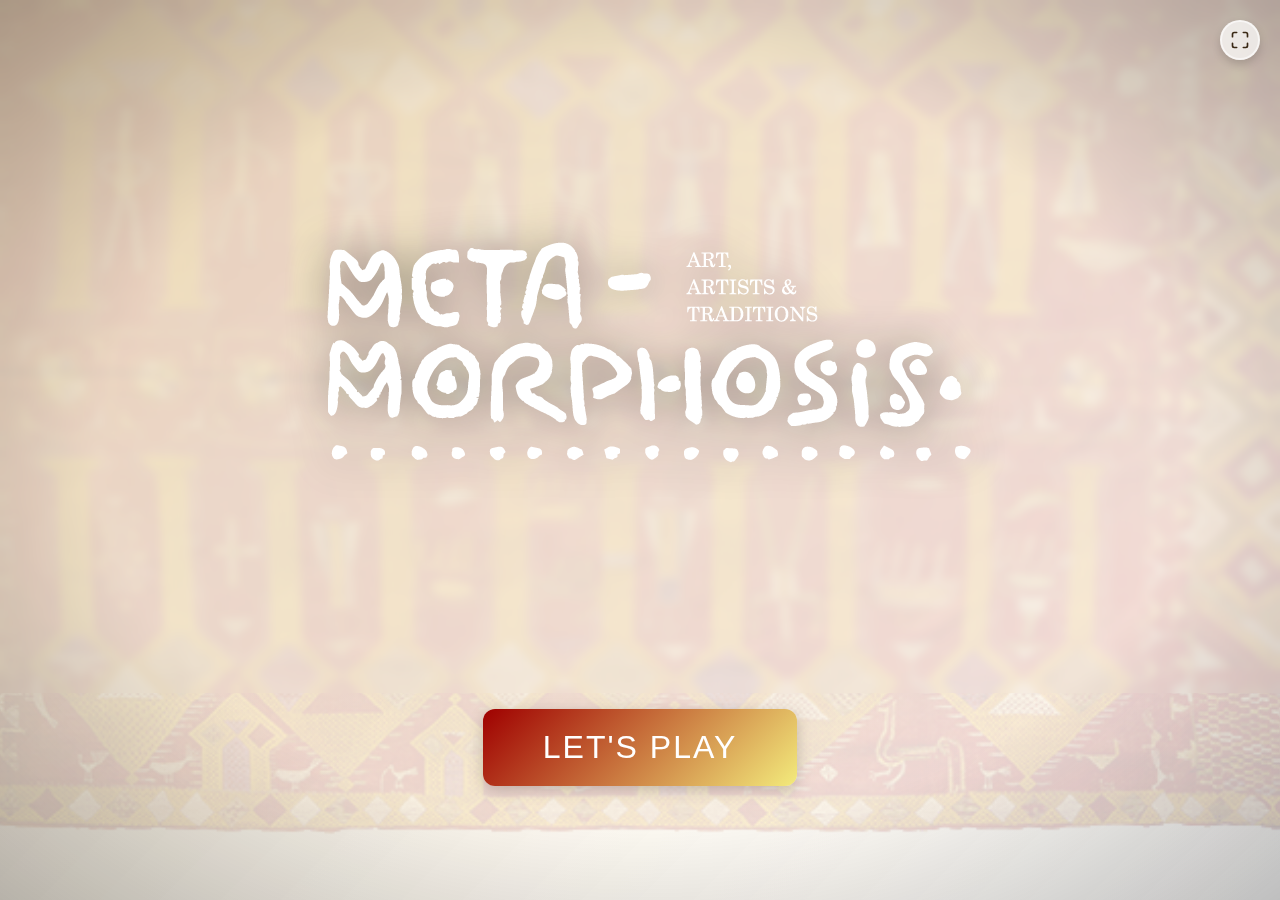
<file: index.html>
<!DOCTYPE html>
<html lang="en">
<head>
    <meta charset="UTF-8">
    <meta name="viewport" content="width=device-width, initial-scale=1.0">
    <title>Museum Quiz</title>
    <link rel="stylesheet" href="style.css">
</head>
<body>
    <!-- Add fullscreen button -->
    <button id="fullscreen-toggle" class="fullscreen-btn" aria-label="Toggle fullscreen">
        <svg xmlns="http://www.w3.org/2000/svg" width="24" height="24" viewBox="0 0 24 24" fill="none" stroke="currentColor" stroke-width="2" stroke-linecap="round" stroke-linejoin="round">
            <path d="M8 3H5a2 2 0 0 0-2 2v3m18 0V5a2 2 0 0 0-2-2h-3m0 18h3a2 2 0 0 0 2-2v-3M3 16v3a2 2 0 0 0 2 2h3"></path>
        </svg>
    </button>

    <!-- Add reset notification overlay -->
    <div id="reset-notification" class="reset-notification hidden">
        <div class="reset-notification-content">
            <h3 class="translate-text" data-en="You missed 3 questions in a row" data-mr="तुम्ही सलग 3 प्रश्न चुकले आहेत"></h3>
            <p class="translate-text" data-en="Quiz restarting in" data-mr="क्विझ पुन्हा सुरू होत आहे"></p>
            <div class="reset-countdown">5</div>
        </div>
    </div>

    <!-- Restore the original featured image -->
    <div class="featured-image">
        <img src="images/startingimage.png" alt="Starting Image">
    </div>
    
    <div class="play-button-container">
        <button id="lets-play-btn" class="play-button translate-text" data-en="Let's Play" data-mr="चला खेळूया">Let's Play</button>
    </div>

    <div class="main-container">
        <aside class="rules-sidebar">
            <div class="rules-header">
                <h2 class="translate-text" data-en="Quiz Rules" data-mr="क्विझ नियम">Quiz Rules</h2>
                <ul>
                    <li class="translate-text" data-en="You have 20 seconds per question" data-mr="प्रत्येक प्रश्नासाठी तुमच्याकडे 20 सेकंद आहेत">You have 20 seconds per question</li>
                    <li class="translate-text" data-en="Missing 3 questions in a row will restart the quiz" data-mr="सलग 3 प्रश्न चुकल्यास क्विझ पुन्हा सुरू होईल">Missing 3 questions in a row will restart the quiz</li>
                    <li class="translate-text" data-en="Click an option to submit your answer" data-mr="उत्तर सबमिट करण्यासाठी एका पर्यायावर क्लिक करा">Click an option to submit your answer</li>
                    <li class="translate-text" data-en="No going back to previous questions" data-mr="मागील प्रश्नांकडे परत जाता येणार नाही">No going back to previous questions</li>
                </ul>
            </div>
        </aside>

        <main class="quiz-area">
            <section id="start-screen" class="start-screen">
                <h1 class="translate-text" data-en="Metamorphosis Exhibition" data-mr="मेटामॉर्फोसिस प्रदर्शन">Metamorphosis Exhibition</h1>
                <h3 class="quiz-description translate-text" data-en="Test your knowledge about the artworks and artifacts in our Metamorphosis Exhibition." data-mr="आमच्या मेटामॉर्फोसिस प्रदर्शनातील कलाकृती आणि वस्तूंबद्दल तुमचे ज्ञान तपासा.">
                    Test your knowledge about the artworks and artifacts in our Metamorphosis Exhibition.
                </h3>
                <div class="language-selection">
                    <p class="language-prompt">Select your preferred language / तुमची पसंतीची भाषा निवडा</p>
                    <div class="language-buttons">
                        <button id="select-en" class="lang-btn">English</button>
                        <button id="select-mr" class="lang-btn">मराठी</button>
                    </div>
                </div>
                <button id="start-btn" class="start-btn translate-text hidden" data-en="Start Quiz" data-mr="क्विझ सुरू करा">Start Quiz</button>
            </section>

            <section id="quiz-section" class="quiz-section hidden">
                <div class="quiz-content">
                    <div class="header-content">
                        <div class="question-progress">
                            <h2><span class="translate-text" data-en="Question" data-mr="प्रश्न">Question</span> <span id="current-question">1</span>/<span id="total-questions">10</span></h2>
                            <div class="progress-bar">
                                <div class="progress-fill"></div>
                            </div>
                        </div>
                        <div class="timer" id="timer">
                            <span class="translate-text" data-en="Time: " data-mr="वेळ: ">Time: </span>
                            <span id="time">10</span>
                            <span class="translate-text" data-en="s" data-mr="से">s</span>
                        </div>
                    </div>
                    <div id="question"></div>
                    <div id="options"></div>
                </div>
            </section>

            <section id="results" class="results hidden">
                <h2 class="translate-text" data-en="Quiz Complete!" data-mr="क्विझ पूर्ण झाले!">Quiz Complete!</h2>
                <p></p>
                    <span class="translate-text" data-en="You scored" data-mr="तुमचे गुण">You scored</span> 
                    <span id="score">0</span> 
                    <span class="translate-text" data-en="points" data-mr="गुण">points</span>
                </p>
                <div id="review" class="review-section"></div>
                <button id="restart" class="restart-btn translate-text" data-en="Try Again" data-mr="पुन्हा प्रयत्न करा">Try Again</button>
            </section>

            <section id="restart-screen" class="restart-screen hidden">
                <p class="restart-message translate-text" data-en="Would you like to try again?" data-mr="तुम्हाला पुन्हा प्रयत्न करायचा आहे का?">Would you like to try again?</p>
                <button id="return-to-start" class="restart-btn translate-text" data-en="Return to Start" data-mr="सुरुवातीला परत जा">Return to Start</button>
            </section>
        </main>
    </div>
    <script src="script.js"></script>
    <script src="background-gallery.js"></script>
    
    <!-- Add fullscreen script before the closing body tag -->
    <script>
        document.addEventListener('DOMContentLoaded', () => {
            const fullscreenToggle = document.getElementById('fullscreen-toggle');
            
            // Function to enter fullscreen mode
            const enterFullscreen = () => {
                const element = document.documentElement;
                
                if (element.requestFullscreen) {
                    element.requestFullscreen();
                } else if (element.mozRequestFullScreen) { /* Firefox */
                    element.mozRequestFullScreen();
                } else if (element.webkitRequestFullscreen) { /* Chrome, Safari & Opera */
                    element.webkitRequestFullscreen();
                } else if (element.msRequestFullscreen) { /* IE/Edge */
                    element.msRequestFullscreen();
                }
            };
            
            // Function to exit fullscreen mode
            const exitFullscreen = () => {
                if (document.exitFullscreen) {
                    document.exitFullscreen();
                } else if (document.mozCancelFullScreen) { /* Firefox */
                    document.mozCancelFullScreen();
                } else if (document.webkitExitFullscreen) { /* Chrome, Safari & Opera */
                    document.webkitExitFullscreen();
                } else if (document.msExitFullscreen) { /* IE/Edge */
                    document.msExitFullscreen();
                }
            };
            
            // Toggle fullscreen when the button is clicked
            fullscreenToggle.addEventListener('click', () => {
                if (!document.fullscreenElement && 
                    !document.mozFullScreenElement && 
                    !document.webkitFullscreenElement && 
                    !document.msFullscreenElement) {
                    enterFullscreen();
                } else {
                    exitFullscreen();
                }
            });
            
            // Automatically request fullscreen when the page loads
            // Use a slight delay to ensure browser recognizes it as a user interaction
            setTimeout(() => {
                try {
                    enterFullscreen();
                } catch (e) {
                    console.log('Fullscreen request failed: ', e);
                    // Show an instruction to the user
                    const instruction = document.createElement('div');
                    instruction.className = 'fullscreen-instruction';
                    instruction.textContent = 'Click the fullscreen button for better experience';
                    document.body.appendChild(instruction);
                    
                    // Remove after 5 seconds
                    setTimeout(() => {
                        if (instruction.parentNode) {
                            instruction.parentNode.removeChild(instruction);
                        }
                    }, 5000);
                }
            }, 1000);
        });
    </script>
</body>
</html>
</file>
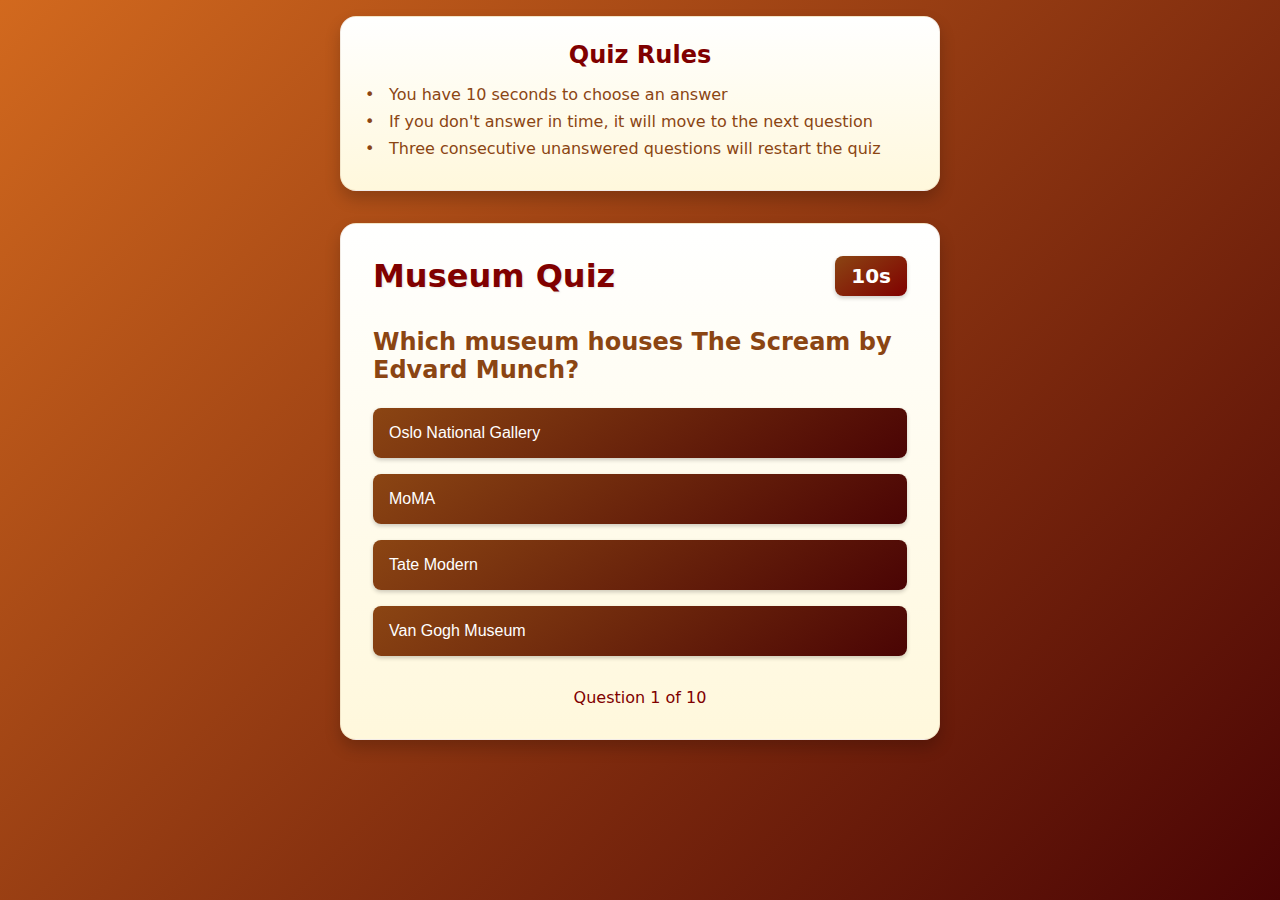
<file: museum quiz/index.html>
<!DOCTYPE html>
<html lang="en">
<head>
    <meta charset="UTF-8">
    <meta name="viewport" content="width=device-width, initial-scale=1.0">
    <title>Museum Quiz</title>
    <link rel="stylesheet" href="style.css">
</head>
<body>
    <div class="rules-header">
        <h2>Quiz Rules</h2>
        <ul>
            <li>You have 10 seconds to choose an answer</li>
            <li>If you don't answer in time, it will move to the next question</li>
            <li>Three consecutive unanswered questions will restart the quiz</li>
        </ul>
    </div>
    <div class="quiz-container">
        <header>
            <h1>Museum Quiz</h1>
            <div class="timer">
                <span id="time">30</span>s
            </div>
        </header>
        <main>
            <div class="question-container">
                <h2 id="question">Loading...</h2>
                <div class="options-container" id="options">
                    <!-- Options will be inserted here -->
                </div>
            </div>
            <div class="progress">
                Question <span id="current-question">0</span> of <span id="total-questions">10</span>
            </div>
        </main>
        <div id="results" class="results hidden">
            <h2>Quiz Complete!</h2>
            <p>Your score: <span id="score">0</span>/10</p>
            <div id="review" class="review-section"></div>
            <button id="restart" class="btn">Restart Quiz</button>
        </div>
    </div>
    <script src="script.js"></script>
</body>
</html>
</file>
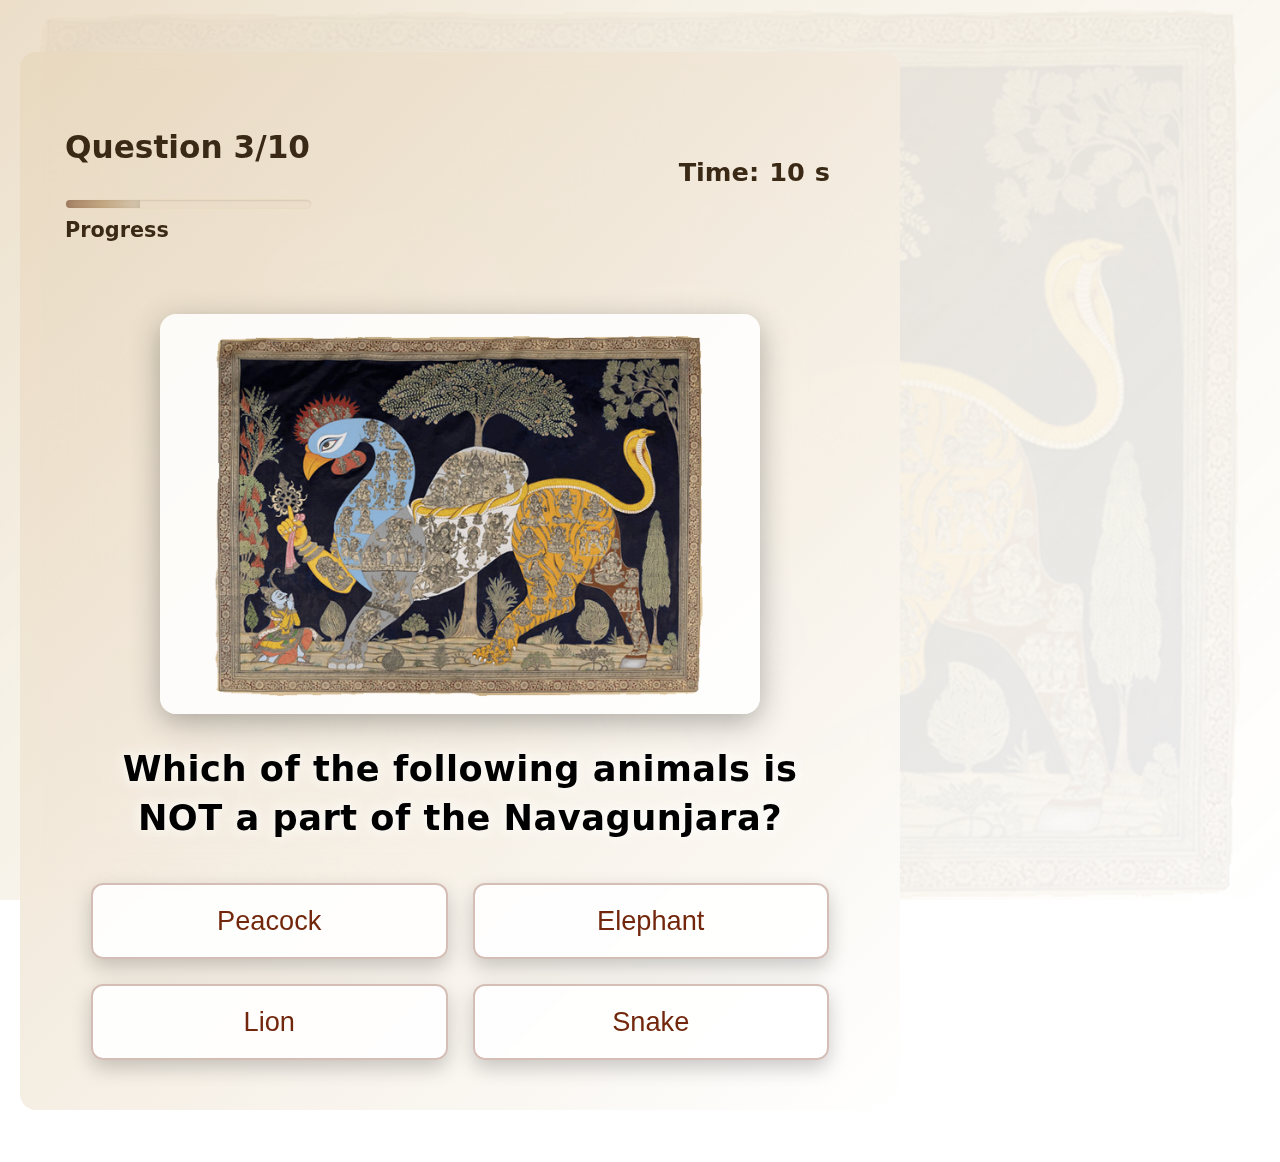
<file: example/boxless-design.html>
<!DOCTYPE html>
<html lang="en">
<head>
    <meta charset="UTF-8">
    <meta name="viewport" content="width=device-width, initial-scale=1.0">
    <title>Boxless Quiz Design Example</title>
    <link rel="stylesheet" href="boxless-style.css">
</head>
<body>
    <!-- Background gallery simulation -->
    <div class="gallery-background">
        <div class="gallery-img active"></div>
    </div>
    
    <!-- Quiz content without boxes -->
    <div class="main-container" style="display: flex; opacity: 1;">
        <main class="quiz-area">
            <div class="header-content">
                <div class="question-progress">
                    <h2>Question <span>3</span>/<span>10</span></h2>
                    <div class="progress-bar">
                        <div class="progress-fill" style="width: 30%"></div>
                    </div>
                    <div class="progress-text">Progress</div>
                </div>
                <div class="timer">
                    <span>Time: </span>
                    <span>10</span>
                    <span>s</span>
                </div>
            </div>
            
            <!-- Boxless question example -->
            <div class="boxless-question-container">
                <div class="boxless-image-container">
                    <img src="../images/Navagunjara Patachitra.png" alt="Navagunjara"> <!-- Changed from .jpg to .png -->
                </div>
                
                <h3 class="boxless-question-text">
                    Which of the following animals is NOT a part of the Navagunjara?
                </h3>
                
                <div class="boxless-options-grid">
                    <button class="boxless-option-btn">Peacock</button>
                    <button class="boxless-option-btn">Elephant</button>
                    <button class="boxless-option-btn">Lion</button>
                    <button class="boxless-option-btn">Snake</button>
                </div>
            </div>
        </main>
    </div>
</body>
</html>
</file>
<file: style.css>
/* Language selection */
.language-selection {
  text-align: center;
  margin-top: 2rem;
  margin-bottom: 2.5rem;
}

.language-prompt {
  font-size: 1.2rem;
  margin-bottom: 0.2rem;
  color: var(--brownie-points);
}

.language-buttons {
  display: flex;
  justify-content: center;
  gap: 2rem;
  margin-bottom: 2rem;
}

/* Language selection buttons */
#select-en, #select-mr {
  padding: 25px 50px;
  font-size: 1.8rem;
  border-radius: 12px;
  cursor: pointer;
  transition: all 0.3s ease;
  box-shadow: 0 4px 15px rgba(0, 0, 0, 0.2);
  text-shadow: 1px 1px 1px rgba(0, 0, 0, 0.2);
  border: none;
  color: white;
}

#select-en {
  background: linear-gradient(135deg, #72270c, #b44000);
}

#select-mr {
  background: linear-gradient(135deg, #8a2800, #d5a800);
}

#select-en:hover {
  transform: translateY(-2px);
  box-shadow: 0 6px 20px rgba(114, 39, 12, 0.4);
}

#select-mr:hover {
  transform: translateY(-2px);
  box-shadow: 0 6px 20px rgba(138, 40, 0, 0.4);
}

#select-en:active, #select-mr:active {
  transform: translateY(0);
}

#select-en.selected {
  background: linear-gradient(135deg, #72270c, #8a2800);
  box-shadow: 
    0 4px 15px rgba(114, 39, 12, 0.4),
    inset 0 2px 5px rgba(0, 0, 0, 0.2);
}

#select-mr.selected {
  background: linear-gradient(135deg, #8a2800, #b44000);
  box-shadow: 
    0 4px 15px rgba(138, 40, 0, 0.4),
    inset 0 2px 5px rgba(0, 0, 0, 0.2);
}

/* Featured Image Container - Now just a spacer for button positioning */
.featured-image-container {
    width: 100%;
    height: 60vh;
    display: flex;
    justify-content: center;
    align-items: center;
    position: relative;
    z-index: 2;
}

/* Remove the old featured-image class since we're not using it */
/* Remove .featured-image styles */

/* Play Button - Update to work with gallery background */
.play-button-container {
    display: flex;
    justify-content: center;
    margin-bottom: 0;
    opacity: 1;
    transition: opacity 0.3s ease;
    position: relative;
    z-index: 10;
}

/* Play Button */
.play-button {
    padding: 20px 60px;
    font-size: 2rem;
    /* Replace variable-based gradient with direct color values */
    background: linear-gradient(135deg, rgb(159, 0, 0), rgb(243, 235, 124));
    color: white;
    border: none;
    border-radius: 12px;
    cursor: pointer;
    transition: all 0.3s ease;
    box-shadow: 0 4px 15px rgba(0, 0, 0, 0.2);
    text-transform: uppercase;
    letter-spacing: 2px;
}

.play-button:hover {
    transform: translateY(-2px);
    box-shadow: 0 6px 20px rgba(114, 39, 12, 0.4);
}

.play-button:active {
    transform: translateY(0);
}

body {
  margin: 0;
  padding: 0;
  font-family: system-ui, -apple-system, sans-serif;
  background: linear-gradient(135deg, 
    rgba(232, 216, 191, 0.95), /* Beige from sun-kiss var */
    rgba(255, 255, 255, 0.95)  /* Fading to white */
  );
  background-size: cover;
  background-repeat: no-repeat;
  background-position: center;
  background-attachment: fixed;
  min-height: 100vh;
  line-height: 1.6;
  position: relative;
}

/* Soft vignette overlay for framing */
body::before {
  content: '';
  position: fixed;
  top: 0;
  left: 0;
  width: 100%;
  height: 100%;
  background: radial-gradient(
    ellipse at center,
    transparent 60%,
    rgba(0, 0, 0, 0.25) 100%
  );
  pointer-events: none;
  z-index: 1;
}

/* Adjust overlay to maintain visual hierarchy with new background */
body::after {
  content: '';
  position: fixed;
  top: 0;
  left: 0;
  width: 100%;
  height: 100%;
  background: linear-gradient(135deg, 
    rgba(232, 216, 191, 0.8),  /* Reduced from 0.85 to 0.8 */
    rgba(244, 238, 225, 0.75), /* Reduced from 0.8 to 0.75 */
    rgba(250, 247, 240, 0.7),  /* Reduced from 0.75 to 0.7 */
    rgba(255, 255, 255, 0.65)  /* Reduced from 0.7 to 0.65 */
  );
  z-index: -2;
}

/* Enhanced animation for background layers */
@keyframes subtleTextureShift {
   0%, 100% { background-position: center; }
}

/* This is the only root that should remain */
:root {
  --rustic-turquoise: #573b20;    /* Deep brown replacing turquoise */
  --roasted-orange: #79553d;      /* Medium brown replacing orange */
  --lake-view: #9b7653;          /* Warm taupe replacing blue */
  --burnt-sienna: #b38b6d;        /* Light brown */
  --golden-amber: #c8a887;        /* Amber beige */
  --light-amber: #d2b48c;         /* Classic tan */
  --brownie-points: #3a2915;      /* Dark chocolate */
  --sun-kiss: #e8d8bf;            /* Light cream beige */
  --glass-bg: rgba(255, 255, 255, 0.9);
  --glass-border: rgba(255, 255, 255, 0.6);
  --dark-overlay: rgba(101, 240, 164, 0);
  --progress-start: #945923;      /* Match deep brown */
  --progress-end: #d2b48c;        /* Match tan */
}

/* Main container setup */
.main-container {
  display: none;
  min-height: 75vh;
  opacity: 0;
  transition: opacity 0.3s ease;
  padding: 20px;
  gap: 30px;
  transition: all 0.3s ease;
  position: relative;
  z-index: 1;
  max-width: 1600px;
  margin: 0.5rem auto;
  align-items: flex-start;
  justify-content: space-between;
}

.main-container::before {
  content: '';
  position: fixed;
  top: 0;
  left: 0;
  width: 100%;
  height: 100%;
  background: var(--dark-overlay);
  z-index: -1;
}

.main-container.expanded {
  flex-direction: column;
}

/* Glass effect base */
.glass {
  background: linear-gradient(135deg, 
    rgba(255, 255, 255, 0.95), 
    rgba(255, 255, 255, 0.85)
  );
  backdrop-filter: blur(10px);
  border: 2px solid var(--glass-border);
  box-shadow: 
    0 8px 32px rgba(0, 0, 0, 0.2),
    inset 0 2px 16px rgba(255, 255, 255, 0.6);
}

/* Rules sidebar */
.rules-sidebar {
  padding: 20px;
  font-size: 1rem;
  width: 200px;
  flex-shrink: 0;
  background: var(--glass-bg);
  backdrop-filter: blur(10px);
  border: 2px solid var(--glass-border);
  border-radius: 16px;
  box-shadow: 
    0 4px 15px rgba(0, 0, 0, 0.1),
    0 8px 32px rgba(255, 255, 255, 0.1);
  transition: all 0.3s ease;
  height: fit-content;
  position: sticky;
  top: 20px;
  margin-left: -10px;
}

.rules-header h2 {
  margin-top: 0;
  font-size: 1.6rem;
  color: var(--brownie-points);
  text-shadow: 1px 1px 2px rgba(255, 255, 255, 0.5);
  letter-spacing: 0.5px;
}

.rules-header ul {
  padding-left: 25px;
  margin: 0;
}

.rules-header li {
  margin-bottom: 15px;
  line-height: 1.5;
  color: var(--brownie-points);
  position: relative;
  font-size: 1.1rem;
}

.rules-header li::before {
  content: '•';
  position: absolute;
  left: -20px;
  color: var(--roasted-orange);
  font-size: 1.4rem;
}

/* Quiz area - Make extremely transparent with enhanced shadow for definition */
.quiz-area {
  flex-grow: 1;
  display: flex;
  flex-direction: column;
  background: linear-gradient(135deg, 
    rgba(232, 216, 191, 0.2), /* Dramatically reduced opacity from 0.75 to 0.35 */
    rgba(255, 255, 255, 0)   /* Dramatically reduced opacity from 0.75 to 0.4 */
  );
  backdrop-filter: blur(8px);  /* Slightly reduced blur for more transparency */
  border: 2px solid rgba(255, 255, 255, 0.4); /* More transparent border */
  border-radius: 16px;
  box-shadow: 
    0 8px 30px rgba(79, 55, 39, 0.25),  /* Enhanced shadow depth */
    0 15px 50px rgba(232, 216, 191, 0.3),  /* Extended glow with beige tint */
    inset 0 2px 16px rgba(255, 255, 255, 0.3); /* More transparent inner glow */
  padding: 30px;
  position: relative;
  overflow: hidden;
  height: fit-content;
  min-height: 75vh;
  width: calc(100% - 220px);
}

/* 
 * DECORATIVE BORDERS - Commented out as requested
 * These can be uncommented in the future if borders are needed again
 */

/*
.quiz-area::before {
  content: '';
  position: absolute;
  top: 0;
  left: 0;
  width: 100%;
  height: 100%;
  border: 12px solid transparent;
  border-image: url('images/border-pattern.png') 12 round;
  pointer-events: none;
  opacity: 0.7;
  z-index: 0;
}
*/

/*
.quiz-area::after {
  display: none;
}
*/

/* Header and progress - Remove background and adjust alignment */
.header-content {
  display: flex;
  justify-content: space-between;
  align-items: center;
  margin-bottom: 1rem;
  color: var(--brownie-points);
  font-weight: bold;
  padding: 8px;
  /* Remove border-radius and background */
  background: transparent;
  font-size: 1.3rem;
}

.question-progress {
  display: flex;
  flex-direction: column;
  gap: 8px;
}

.question-progress h2 {
  margin: 0;
  font-size: 1.3rem;
}

/* Progress bar - Update colors to match beige theme */
.progress-bar {
  width: 100%;
  height: 6px;
  background: rgba(232, 216, 191, 0.3);
  background-size: 200% 100%;
  border-radius: 8px;
  position: relative;
  overflow: hidden;
  box-shadow: inset 0 1px 2px rgba(0, 0, 0, 0.1);
  margin: 3px 0 0; /* Adjusted bottom margin to remove extra space */
  border: 1px solid rgba(232, 216, 191, 0.4);
}

.progress-fill {
  position: absolute;
  height: 100%;
  background: linear-gradient(
    to right,
    var(--burnt-sienna),
    var(--golden-amber),
    var(--light-amber)
  );
  background-size: 200% 100%;
  transition: width 0.5s cubic-bezier(0.4, 0, 0.2, 1);
  box-shadow: 
    inset 0 0 8px rgba(0, 0, 0, 0.2),
    0 0 4px rgba(232, 216, 191, 0.4);
  animation: pulse 1.5s ease-in-out infinite, gradientShift 2s linear infinite;
}

/* Timer - Remove container box and update styling */
.timer {
  font-size: 1.6rem;
  font-weight: bold;
  color: var(--brownie-points);
  padding: 8px 15px;
  /* Remove all container styling */
  background: transparent;
  border: none;
  border-radius: 0;
  box-shadow: none;
  backdrop-filter: none;
  display: flex;
  align-items: center;
  gap: 10px;
}

.timer[data-time="low"] {
  color: var(--roasted-orange);
  animation: pulse 1s infinite;
  /* Remove background and border */
  background: transparent;
  border: none;
}

/* Question container */
#question {
  margin-bottom: 1rem;
  margin-top: -1.5rem;
  transition: all 0.5s cubic-bezier(0.4, 0, 0.2, 1);
}

.question-main-container {
  display: flex;
  flex-direction: column;
  gap: 10px; /* Reduced from 20px to 10px to tighten spacing */
  max-width: 90%;
  margin: 0 auto;
}

.question-text {
  font-size: 2rem;
  color: black; /* Changed from white to black for better readability */
  line-height: 1.6;
  padding: 20px 35px;
  text-align: center;
  margin-bottom: 0.5rem; /* Reduced from 1rem to 0.5rem */
  font-weight: bold;
  text-shadow: /* Adjusted for black text */
    0 0 10px rgba(255, 255, 255, 0.8),
    0 0 20px rgba(255, 255, 255, 0.5);
  position: relative;
  overflow: hidden;
  /* No background - text will be displayed against the quiz-area gradient */
  background: transparent;
}

/* Remove the colorful top border in the question text */
.question-text::before {
  display: none; /* Hide the gradient line at the top */
}

/* Start screen */
.start-screen {
  display: flex;
  flex-direction: column;
  align-items: center;
  justify-content: center;
  text-align: center;
  min-height: 400px;
  padding: 30px;
  opacity: 1;
  transition: all 0.5s cubic-bezier(0.4, 0, 0.2, 1);
}

.start-screen h1 {
  font-size: 4.5rem;
  font-family: 'Georgia', serif;
  margin-bottom: 1.5rem;
  color: black;
  text-shadow: none;
  letter-spacing: 1px;
  position: relative;
  font-weight: bold;
  animation: titleAppear 1s ease-out forwards;
}

.start-screen h1::after {
  content: '';
  position: absolute;
  bottom: -10px;
  left: 50%;
  transform: translateX(-50%);
  width: 120px;
  height: 2px;
  background: black;
  border-radius: 2px;
  opacity: 0.8;
}

@keyframes titleAppear {
  from {
    opacity: 0;
    transform: translateY(-20px);
  }
  to {
    opacity: 1;
    transform: translateY(0);
  }
}

.quiz-description {
  font-size: 1.6rem;
  color: black;
  margin-bottom: 1rem;
  max-width: 700px;
  line-height: 1.6;
  font-weight: normal;
  text-shadow: none;
  background: none;
  padding: 1rem 2rem;
  border-radius: 0;
  backdrop-filter: none;
}

/* Quiz section */
.quiz-section {
  flex-grow: 1;
  display: flex;
  flex-direction: column;
  transition: all 0.5s cubic-bezier(0.4, 0, 0.2, 1);
}

.quiz-content {
  max-width: 1200px;
  margin: 0 auto;
  width: 100%;
  transition: all 0.5s cubic-bezier(0.4, 0, 0.2, 1);
}

/* Options grid */
#options {
  transition: all 0.5s cubic-bezier(0.4, 0, 0.2, 1);
  margin-top: -1rem;
}

.options-grid {
  display: grid;
  grid-template-columns: repeat(2, 1fr);
  gap: 20px;
  padding: 15px;
  max-width: 80%;
  margin: 0 auto;
}

/* Image styling - Boxless version - Larger size */
.question-image-container {
  border-radius: 16px;
  overflow: hidden;
  width: 100%;
  max-width: 1000px; /* Increased from 800px to 1000px */
  height: auto;
  min-height: 500px; /* Increased from 400px to 500px */
  position: relative;
  margin: 0.5rem auto 1.5rem; /* Changed from 0 auto 2rem to 0.5rem auto 1.5rem */
  background: transparent;
  border: none;
  cursor: pointer;
  filter: drop-shadow(0 8px 25px rgba(0, 0, 0, 0.5)); /* Enhanced shadow for larger image */
  animation: fadeInScale 0.6s ease-out; /* Add entrance animation */
}

.question-image-container img {
  position: absolute;
  top: 0;
  left: 0;
  width: 100%;
  height: 100%;
  object-fit: contain;
  display: block;
  transition: transform 0.3s ease;
  filter: drop-shadow(0 0 12px rgba(255, 255, 255, 0.4)); /* Enhanced glow */
}

/* Add animation keyframes for image entrance */
@keyframes fadeInScale {
  0% { opacity: 0; transform: scale(0.96); }
  100% { opacity: 1; transform: scale(1); }
}

/* Enlarged image needs dark background to be visible */
.question-image-container.enlarged {
  position: fixed;
  top: 50%;
  left: 50%;
  transform: translate(-50%, -50%);
  width: 90vw;
  height: 90vh;
  max-width: none;
  z-index: 9999; /* Extremely high z-index to ensure it's above everything */
  background: rgba(0, 0, 0, 0.9);
  padding: 20px;
  border-radius: 8px;
}

/* Add a modal overlay to prevent clicks on elements underneath */
.modal-overlay {
  position: fixed;
  top: 0;
  left: 0;
  width: 100%;
  height: 100%;
  background: rgba(116, 113, 110, 0); /* Brown-tinted semi-transparent background matching theme */
  z-index: 9998; /* Just below the enlarged image */
  cursor: pointer;
  display: none; /* Hidden by default - will be controlled by JavaScript */
}

/* Button styling */
.btn, .option-btn, .start-btn, .restart-btn {
  padding: 30px 35px;
  font-size: 1.4rem;
  cursor: pointer;
  background: linear-gradient(135deg, var(--roasted-orange), rgba(232, 119, 54, 0.9));
  color: white;
  border: none;
  border-radius: 12px;
  transition: all 0.3s cubic-bezier(0.4, 0, 0.2, 1);
  position: relative;
  overflow: hidden;
  box-shadow: 
    0 4px 8px rgba(0, 0, 0, 0.1),
    0 8px 16px rgba(232, 119, 54, 0.2);
}

.btn:hover, .option-btn:hover, .start-btn:hover, .restart-btn:hover {
  transform: translateY(-2px);
  box-shadow: 
    0 6px 12px rgba(0, 0, 0, 0.15),
    0 12px 24px rgba(232, 119, 54, 0.3);
}

.btn:active, .option-btn:active, .start-btn:active, .restart-btn:active {
  transform: translateY(0);
}

.start-btn, .restart-btn {
  font-size: 2.5rem;
  padding: 40px 90px;
  background: linear-gradient(135deg, var(--rustic-turquoise), var(--roasted-orange));
  box-shadow: 
    0 4px 8px rgba(0, 0, 0, 0.1),
    0 8px 16px rgba(114, 39, 12, 0.3);
  margin-top: 3rem;
  color: #ffffff;
  text-shadow: 1px 1px 2px rgba(0, 0, 0, 0.2);
}

.option-btn {
  width: 100%;
  text-align: center;
  padding: 20px 35px;
  margin: 0;
  backdrop-filter: blur(5px);
  font-size: 1.7rem;
  background: rgba(255, 255, 255, 0.95);
  color: #72270c;
  border: 2px solid rgba(114, 39, 12, 0.3);
  letter-spacing: 0.02em;
  position: relative;
  overflow: hidden;
  transition: all 0.3s ease;
}

.option-btn:hover {
  border-color: #d5a800;
  background: rgba(255, 255, 255, 0.98);
}

.option-btn::before {
  content: "";
  position: absolute;
  left: 0;
  top: 0;
  width: 4px;
  height: 100%;
  background: linear-gradient(to bottom, #72270c, #d5a800);
  opacity: 0;
  transition: all 0.3s ease;
}

.option-btn::after {
  content: "";
  position: absolute;
  top: 0;
  right: 0;
  width: 4px;
  height: 100%;
  background: linear-gradient(to bottom, #d5a800, #72270c);
  opacity: 0;
  transition: all 0.3s ease;
}

.option-btn:hover::before,
.option-btn:hover::after {
  opacity: 0.6;
}

.option-btn.hint::before {
  opacity: 1;
}

.option-btn.correct {
  background: linear-gradient(135deg, #4caf50, #388e3c);
  color: white;
  box-shadow: 0 0 30px rgba(76, 175, 80, 0.4);
}

.option-btn.incorrect {
  background: linear-gradient(135deg, var(--roasted-orange), #d32f2f);
  color: white;
  box-shadow: 0 0 30px rgba(211, 47, 47, 0.4);
}

.option-btn.disabled {
  opacity: 0.7;
  cursor: not-allowed;
  transform: none;
}

/* Results screen */
.results {
  text-align: center;
  padding: 40px;
  opacity: 1;
  transition: all 0.5s cubic-bezier(0.4, 0, 0.2, 1);
}

/* Feedback message */
.feedback-message {
  font-size: 1.8rem;
  font-weight: bold;
  margin: 1rem 0 2rem;
  color: var(--brownie-points);
  text-align: center;
  padding: 15px 30px;
  background: rgba(255, 255, 255, 0.9);
  border-radius: 12px;
  display: inline-block;
  box-shadow: 0 4px 8px rgba(0, 0, 0, 0.1);
  transition: all 0.3s ease;
}

.feedback-message .correct-count {
  font-size: 1.5rem;
  color: #4caf50;
  margin-left: 0.5rem;
  display: inline-block;
  font-weight: bold;
}

.feedback-message:hover {
  transform: translateY(-2px);
  box-shadow: 0 6px 12px rgba(0, 0, 0, 0.15);
}

.review-section {
  margin-top: 3rem;
  display: flex;
  flex-direction: column;
  gap: 25px;
  text-align: left;
}

.review-section p {
  background: rgba(255, 255, 255, 0.9);
  backdrop-filter: blur(5px);
  border: 2px solid var(--glass-border);
  padding: 25px;
  border-radius: 16px;
  color: var(--brownie-points);
  box-shadow: 0 4px 15px rgba(0, 0, 0, 0.1);
  transition: transform 0.3s ease;
  font-size: 1.2rem;
}

.review-section p:hover {
  transform: translateY(-2px);
}

.review-image {
  max-width: 400px;
  margin-bottom: 20px;
  border-radius: 12px;
  box-shadow: 
    0 4px 8px rgba(0, 0, 0, 0.1),
    0 8px 16px rgba(0, 0, 0, 0.1);
  border: 2px solid var(--glass-border);
}

/* Restart screen */
.restart-screen {
  text-align: center;
  padding: 40px;
  opacity: 0;
  transition: all 0.5s cubic-bezier(0.4, 0, 0.2, 1);
}

.restart-message {
  font-size: 1.6rem;
  color: var(--brownie-points);
  margin-bottom: 2.5rem;
  text-shadow: 1px 1px 2px rgba(255, 255, 255, 0.5);
}

/* Animations */
@keyframes pulse {
  0% { opacity: 1; transform: scale(1); }
  50% { opacity: 0.8; transform: scale(1.05); }
  100% { opacity: 1; transform: scale(1); }
}

@keyframes gradientShift {
  0% { background-position: 100% 50%; }
  100% { background-position: 0% 50%; }
}

/* Utility classes */
.hidden {
  display: none;
}

/* Navagunjara Puzzle Styles */
.puzzle-container {
  width: 100%;
  max-width: 900px;
  margin: 0 auto;
  padding: 20px;
  display: flex;
  flex-direction: column;
  gap: 20px;
  background: rgba(255, 255, 255, 0.9);
  border-radius: 16px;
  box-shadow: 0 4px 15px rgba(0, 0, 0, 0.2);
}

.puzzle-instructions {
  text-align: center;
  font-size: 1.4rem;
  color: var(--brownie-points);
  padding: 10px;
  background: rgba(255, 255, 255, 0.7);
  border-radius: 8px;
  margin-bottom: 10px;
}

.puzzle-area {
  position: relative;
  width: 100%;
  height: 450px; /* Increased height for better visibility */
  background: rgba(255, 255, 255, 0.85); /* Increased background opacity */
  border: 2px dashed var(--rustic-turquoise);
  border-radius: 12px;
  overflow: hidden;
  box-shadow: inset 0 0 15px rgba(0, 0, 0, 0.1); /* Inner shadow for depth */
}

.puzzle-outline {
  position: absolute;
  top: 0;
  left: 0;
  width: 100%;
  height: 100%;
  background-image: url('images/navagunjara-outline.png');
  background-size: contain;
  background-repeat: no-repeat;
  background-position: center;
  opacity: 0.5; /* Increased to 0.5 for better visibility with high-res image */
  pointer-events: none;
}

.dropzones {
  position: absolute;
  top: 0;
  left: 0;
  width: 100%;
  height: 100%;
  display: grid;
  grid-template-columns: repeat(7, 1fr);
}

.dropzone {
  position: relative;
  display: flex;
  justify-content: center;
  align-items: center;
  border: 2px dashed rgba(114, 39, 12, 0.6); /* Darker border */
  border-radius: 8px;
  margin: 5px;
  transition: all 0.3s ease;
  min-height: 80px;
  background-color: rgba(255, 255, 255, 0.4); /* More visible background */
}

.dropzone::after {
  content: '';
  position: absolute;
  top: 50%;
  left: 50%;
  transform: translate(-50%, -50%);
  width: 20px;
  height: 20px;
  border-radius: 50%;
  background-color: rgba(114, 39, 12, 0.1);
  z-index: 1;
  pointer-events: none;
}

.dropzone.highlight {
  background: rgba(213, 168, 0, 0.3); /* Brighter highlight */
  transform: scale(1.05);
  border-color: rgba(213, 168, 0, 0.8);
}

.dropzone.correct {
  border-color: #4caf50;
  background: rgba(76, 175, 80, 0.15);
  box-shadow: 0 0 10px rgba(76, 175, 80, 0.4);
}

.puzzle-pieces {
  display: flex;
  justify-content: center;
  flex-wrap: wrap;
  gap: 15px;
  padding: 15px;
  background: rgba(255, 255, 255, 0.7);
  border-radius: 12px;
  min-height: 120px;
}

.puzzle-piece {
  width: 100px;
  height: 100px;
  background: white;
  border: 3px solid var(--roasted-orange); /* Thicker border */
  border-radius: 10px;
  cursor: grab;
  transition: all 0.2s ease;
  display: flex;
  justify-content: center;
  align-items: center;
  overflow: hidden;
  box-shadow: 0 6px 10px rgba(0, 0, 0, 0.15); /* More pronounced shadow */
}

.puzzle-piece:hover {
  transform: translateY(-8px) scale(1.05); /* More pronounced hover effect */
  box-shadow: 0 8px 15px rgba(0, 0, 0, 0.2);
  border-color: #d5a800;
}

.puzzle-piece.dragging {
  opacity: 0.6;
  transform: scale(1.1);
  box-shadow: 0 12px 20px rgba(0, 0, 0, 0.25);
}

.puzzle-controls {
  display: flex;
  justify-content: space-between;
  align-items: center;
  margin-top: 10px;
  flex-wrap: wrap;
}

.puzzle-buttons {
  display: flex;
  gap: 10px;
}

.puzzle-btn.hint-btn {
  background: linear-gradient(135deg, #72270c, #aaaaaa);
  opacity: 0.7;
}

.puzzle-btn.hint-btn:disabled {
  cursor: not-allowed;
  opacity: 0.5;
}

.puzzle-btn.hint-btn.available {
  background: linear-gradient(135deg, #72270c, #d5a800);
  opacity: 1;
  animation: pulse-hint 2s infinite;
}

@keyframes pulse-hint {
  0% { box-shadow: 0 0 0 0 rgba(213, 168, 0, 0.4); }
  70% { box-shadow: 0 0 0 10px rgba(213, 168, 0, 0); }
  100% { box-shadow: 0 0 0 0 rgba(213, 168, 0, 0); }
}

/* Hint styling */
.hint-highlight {
  animation: hint-glow 0.6s ease-in-out infinite alternate;
  z-index: 10;
}

.dropzone.hint-highlight {
  border-color: #d5a800;
  border-width: 3px;
  border-style: solid;
  background-color: rgba(213, 168, 0, 0.2);
}

.puzzle-piece.hint-highlight {
  border-color: #d5a800;
  border-width: 4px;
  transform: scale(1.1);
  box-shadow: 0 0 15px rgba(213, 168, 0, 0.5);
}

.hint-path {
  position: absolute;
  pointer-events: none;
  z-index: 9;
}

.hint-line {
  position: absolute;
  left: 0;
  top: 50%;
  height: 3px;
  background: rgba(213, 168, 0, 0.7);
  box-shadow: 0 0 5px rgba(213, 168, 0, 0.5);
  animation: dash 1s linear infinite;
}

@keyframes hint-glow {
  from { box-shadow: 0 0 5px #d5a800; }
  to { box-shadow: 0 0 20px #d5a800; }
}

@keyframes dash {
  to {
    background-position: 20px 0;
  }
}

/* Puzzle success and timeout messages */
.puzzle-success, .puzzle-timeout, .puzzle-error {
  position: absolute;
  top: 50%;
  left: 50%;
  transform: translate(-50%, -50%);
  background: rgba(255, 255, 255, 0.95);
  padding: 20px 40px;
  border-radius: 16px;
  text-align: center;
  box-shadow: 0 0 30px rgba(0, 0, 0, 0.3);
  z-index: 10;
  animation: popIn 0.5s cubic-bezier(0.175, 0.885, 0.32, 1.275) forwards;
}

.puzzle-success h3 {
  color: #4caf50;
  font-size: 2rem;
  margin-bottom: 10px;
}

.puzzle-timeout h3 {
  color: var(--roasted-orange);
  font-size: 2rem;
  margin-bottom: 10px;
}

.puzzle-error p {
  color: var(--brownie-points);
  font-size: 1.4rem;
  margin-bottom: 20px;
}

@keyframes popIn {
  0% { transform: translate(-50%, -50%) scale(0.8); opacity: 0; }
  100% { transform: translate(-50%, -50%) scale(1); opacity: 1; }
}

@media (max-width: 768px) {
  .main-container {
    padding: 15px;
  }
  
  .rules-sidebar {
    width: 160px;
    font-size: 0.9rem;
    margin-left: 0;
  }
  
  .quiz-area {
    padding: 20px;
  }
  
  .start-screen h1 {
    font-size: 3rem;
  }
  
  .question-text {
    font-size: 1.5rem;
    padding: 20px;
    margin-bottom: 0.3rem; /* Further reduced on mobile */
  }
  
  .option-btn {
    font-size: 1.4rem;
    padding: 20px 25px;
  }

  .options-grid {
    grid-template-columns: 1fr;
    gap: 15px;
    padding: 10px;
    max-width: 90%;
  }
  
  .question-image-container {
    min-height: 400px; /* Adjusted for mobile but still larger than original */
    max-width: 95%; /* Allow more width on mobile */
    margin-bottom: 1rem; /* Reduced from 1.5rem to 1rem on mobile */
  }

  .question-main-container {
    gap: 5px; /* Even tighter spacing on mobile */
  }
}

/* Puzzle buttons styling */
.puzzle-btn {
    padding: 10px 20px;
    font-size: 1.2rem;
    cursor: pointer;
    /* Use explicit color values for consistency */
    background: linear-gradient(135deg, rgb(159, 0, 0), rgb(243, 235, 124));
    color: white;
    border: none;
    border-radius: 8px;
    transition: all 0.3s cubic-bezier(0.4, 0, 0.2, 1);
    position: relative;
    overflow: hidden;
    box-shadow: 
        0 4px 8px rgba(0, 0, 0, 0.1),
        0 8px 16px rgba(232, 119, 54, 0.2);
    text-shadow: 1px 1px 1px rgba(0, 0, 0, 0.2);
}

.puzzle-btn:hover {
    transform: translateY(-2px);
    box-shadow: 
        0 6px 12px rgba(0, 0, 0, 0.15),
        0 12px 24px rgba(232, 119, 54, 0.3);
}

.puzzle-btn:active {
    transform: translateY(0);
}

/* Gallery Background Animation - Make more prominent initially */
.gallery-background {
    position: fixed;
    top: 0;
    left: 0;
    width: 100%;
    height: 100%;
    z-index: 0;
    overflow: hidden;
}

.gallery-img {
    position: absolute;
    top: 0;
    left: 0;
    width: 100%;
    height: 100%;
    background-size: cover;
    background-position: center;
    opacity: 0;
    transition: opacity 2s ease-in-out, transform 25s ease-out;
    z-index: -2;
}

.gallery-img.active {
    opacity: 0.45; /* Increased from 0.3/0.4 to 0.45 for better visibility */
    z-index: -3;
}

.gallery-img.next {
    opacity: 0;
    z-index: -4;
}

.gallery-img.fade-out {
    opacity: 0;
    transition: opacity 2s ease-in-out;
}

/* Add a dark overlay between the gallery and the content */
body::after {
    content: '';
    position: fixed;
    top: 0;
    left: 0;
    width: 100%;
    height: 100%;
    background: linear-gradient(135deg, 
      rgba(232, 216, 191, 0.8),  /* Reduced from 0.85 to 0.8 */
      rgba(244, 238, 225, 0.75), /* Reduced from 0.8 to 0.75 */
      rgba(250, 247, 240, 0.7),  /* Reduced from 0.75 to 0.7 */
      rgba(255, 255, 255, 0.65)  /* Reduced from 0.7 to 0.65 */
    );
    z-index: -2;
}

/* Featured Image - Keep centered */
.featured-image {
    width: 100%;
    height: 77vh;
    opacity: 1;
    transition: opacity 0.3s ease, display 0s linear 0.3s;
    display: flex;
    justify-content: center;
    align-items: center;
    overflow: hidden;
    margin-bottom: 1rem;
/*background: rgba(255, 255, 255, 0.1);*/
    backdrop-filter: blur(5px);
    position: relative;
    z-index: 5; /* Ensure it's above the background gallery */
}

.featured-image img {
    max-width: 90%;
    max-height: 90%;
    width: auto;
    height: auto;
    object-fit: contain;
    object-position: center;
    display: block;
    margin: 0 auto;
    /* Add subtle shadow to starting image */
    filter: drop-shadow(0 0 20px rgba(0, 0, 0, 0.4));
    transition: transform 0.3s ease;
}

.featured-image img:hover {
    transform: scale(1.02);
}

/* Gallery Background Animation - Adjust to be behind everything */
.gallery-background {
    position: fixed;
    top: 0;
    left: 0;
    width: 100%;
    height: 100%;
    z-index: -3; /* Changed from -10 to -3 to be in front of body background */
    overflow: hidden;
}

.gallery-img {
    position: absolute;
    top: 0;
    left: 0;
    width: 100%;
    height: 100%;
    background-size: cover;
    background-position: center;
    opacity: 0;
    transition: opacity 2s ease-in-out, transform 25s ease-out;
    z-index: -3;
}

.gallery-img.active {
    opacity: 0.45; /* Make consistent with the earlier change from 0.3 to 0.45 */
    z-index: -3;
}

.gallery-img.next {
    opacity: 0;
    z-index: -4;
}

.gallery-img.fade-out {
    opacity: 0;
    transition: opacity 2s ease-in-out;
}

/* Adjust overlay to be between gallery and content */
body::after {
    content: '';
    position: fixed;
    top: 0;
    left: 0;
    width: 100%;
    height: 100%;
    background: linear-gradient(135deg, 
      rgba(232, 216, 191, 0.8),  /* Reduced from 0.85 to 0.8 */
      rgba(244, 238, 225, 0.75), /* Reduced from 0.8 to 0.75 */
      rgba(250, 247, 240, 0.7),  /* Reduced from 0.75 to 0.7 */
      rgba(255, 255, 255, 0.65)  /* Reduced from 0.7 to 0.65 */
    );
    z-index: -2; /* Changed from -5 to -2 so gallery can show through */
}

/* Gallery Background Animation - Refined settings for continuous display */
.gallery-img {
    position: absolute;
    top: 0;
    left: 0;
    width: 100%;
    height: 100%;
    background-size: cover;
    background-position: center;
    opacity: 0;
    transition: opacity 3s ease-in-out, transform 30s ease-out; /* Slower transitions */
    z-index: -3;
}

.gallery-img.active {
    opacity: 0.45; /* Make consistent with the earlier change from 0.3 to 0.45 */
    z-index: -3;
}

/* Increase transition time between images for more subtle changes */
.gallery-img.fade-out {
    opacity: 0;
    transition: opacity 3s ease-in-out; /* Slower fade out for gentler transitions */
}

/* Fullscreen button styling */
.fullscreen-btn {
  position: fixed;
  top: 20px;
  right: 20px;
  width: 40px;
  height: 40px;
  border-radius: 50%;
  background: rgba(255, 255, 255, 0.7);
  border: 2px solid var(--glass-border);
  display: flex;
  align-items: center;
  justify-content: center;
  cursor: pointer;
  z-index: 100;
  transition: all 0.3s ease;
  box-shadow: 0 4px 8px rgba(0, 0, 0, 0.15);
  padding: 8px;
}

.fullscreen-btn:hover {
  background: rgba(255, 255, 255, 0.9);
  transform: scale(1.1);
  box-shadow: 0 6px 12px rgba(0, 0, 0, 0.2);
}

.fullscreen-btn svg {
  width: 24px;
  height: 24px;
  stroke: var(--brownie-points);
}

.fullscreen-instruction {
  position: fixed;
  bottom: 30px;
  left: 50%;
  transform: translateX(-50%);
  background: rgba(255, 255, 255, 0.9);
  padding: 12px 25px;
  border-radius: 30px;
  box-shadow: 0 4px 15px rgba(0, 0, 0, 0.2);
  color: var(--brownie-points);
  font-weight: bold;
  z-index: 100;
  animation: fadeInUp 0.5s ease-out forwards, fadeOut 0.5s ease-in forwards 4.5s;
}

@keyframes fadeInUp {
  from { opacity: 0; transform: translate(-50%, 20px); }
  to { opacity: 1; transform: translate(-50%, 0); }
}

@keyframes fadeOut {
  from { opacity: 1; }
  to { opacity: 0; }
}

/* Reset notification styling */
.reset-notification {
  position: fixed;
  top: 0;
  left: 0;
  width: 100%;
  height: 100%;
  background: rgba(0, 0, 0, 0.7);
  display: flex;
  justify-content: center;
  align-items: center;
  z-index: 1000;
  opacity: 0;
  visibility: hidden;
  transition: opacity 0.5s ease, visibility 0s linear 0.5s;
}

.reset-notification.visible {
  opacity: 1;
  visibility: visible;
  transition: opacity 0.5s ease, visibility 0s linear;
}

.reset-notification-content {
  background: linear-gradient(135deg, 
    rgba(232, 216, 191, 0.95),
    rgba(255, 255, 255, 0.95)
  );
  padding: 30px 40px;
  border-radius: 16px;
  text-align: center;
  box-shadow: 0 8px 32px rgba(0, 0, 0, 0.3);
  border: 2px solid var(--glass-border);
  max-width: 90%;
  animation: popIn 0.5s cubic-bezier(0.175, 0.885, 0.32, 1.275) forwards;
}

.reset-notification-content h3 {
  color: var(--brownie-points);
  font-size: 2rem;
  margin: 0 0 15px 0;
}

.reset-notification-content p {
  color: var(--roasted-orange);
  font-size: 1.5rem;
  margin: 10px 0;
}

.reset-countdown {
  font-size: 3.5rem;
  font-weight: bold;
  color: var(--brownie-points);
  margin: 15px 0 5px;
  animation: pulse 1s infinite;
}

/* Review section styling - add these new styles */
.review-header {
  font-size: 1.8rem;
  color: var(--brownie-points);
  margin: 0 0 2rem 0;
  padding: 10px 20px;
  text-align: center;
  border-bottom: 2px solid rgba(114, 39, 12, 0.2);
}

.review-section {
  margin-top: 2rem;
  display: flex;
  flex-direction: column;
  gap: 3rem;
  max-width: 1000px;
  margin: 0 auto;
}

.review-item {
  margin-bottom: 3rem;
  border-radius: 16px;
  padding: 20px;
  background: rgba(255, 255, 255, 0.35); /* Reduced from 0.6 to 0.35 for more transparency */
  backdrop-filter: blur(8px); /* Added backdrop blur for readability despite transparency */
  border: 1px solid rgba(255, 255, 255, 0.7); /* Added subtle white border for definition */
  box-shadow: 
    0 8px 30px rgba(0, 0, 0, 0.1), /* Lighter shadow */
    0 0 15px rgba(255, 255, 255, 0.2); /* Added subtle white glow */
  transition: transform 0.3s ease, box-shadow 0.3s ease;
  position: relative;
  z-index: 1;
}

.review-item:hover {
  transform: translateY(-5px);
  box-shadow: 
    0 12px 30px rgba(0, 0, 0, 0.15),
    0 0 20px rgba(255, 255, 255, 0.3); /* Enhanced white glow on hover */
}

.review-item .question-text {
  font-size: 1.7rem;
  margin: 1rem 0;
}

.review-item .question-image-container {
  min-height: 400px;
  margin-bottom: 1.5rem;
  cursor: pointer;
  z-index: 5; /* Higher than surrounding content but lower than modal */
}

.review-item .options-grid {
  margin-top: 1rem;
}

.review-item .option-btn {
  padding: 15px 25px;
  font-size: 1.4rem;
  pointer-events: none;
}

.review-item .option-btn.correct {
  animation: pulseCorrect 2s infinite;
}

@keyframes pulseCorrect {
  0% { box-shadow: 0 0 0 0 rgba(76, 175, 80, 0.4); }
  70% { box-shadow: 0 0 0 10px rgba(76, 175, 80, 0); }
  100% { box-shadow: 0 0 0 0 rgba(76, 175, 80, 0); }
}

/* Responsive adjustments for review section */
@media (max-width: 768px) {
  .review-item .question-text {
    font-size: 1.4rem;
  }
  
  .review-item .question-image-container {
    min-height: 300px;
  }
  
  .review-item .option-btn {
    font-size: 1.2rem;
    padding: 12px 20px;
  }
}
</file>
<file: museum quiz/style.css>
:root {
    --primary-brown: #8B4513;
    --secondary-beige: #F5F5DC;
    --accent-maroon: #800000;
    --hover-brown: #A0522D;
    --light-brown: #D2691E;
    --dark-maroon: #4A0404;
    --light-beige: #FFF8DC;
}

* {
    margin: 0;
    padding: 0;
    box-sizing: border-box;
}

body {
    font-family: system-ui, -apple-system, sans-serif;
    background: linear-gradient(135deg, var(--light-brown), var(--dark-maroon));
    color: var(--primary-brown);
    min-height: 100vh;
    display: flex;
    flex-direction: column;
    align-items: center;
    padding: 1rem;
    gap: 2rem;
}

.rules-header {
    background: linear-gradient(to bottom, white, var(--light-beige));
    padding: 1.5rem;
    border-radius: 1rem;
    box-shadow: 0 8px 16px rgba(0, 0, 0, 0.2);
    width: 100%;
    max-width: 600px;
    border: 1px solid rgba(139, 69, 19, 0.1);
}

.rules-header h2 {
    color: var(--accent-maroon);
    margin-bottom: 1rem;
    text-align: center;
}

.rules-header ul {
    list-style-type: none;
    padding: 0;
}

.rules-header li {
    margin: 0.5rem 0;
    padding-left: 1.5rem;
    position: relative;
}

.rules-header li::before {
    content: "•";
    position: absolute;
    left: 0;
    color: var(--primary-brown);
}

.quiz-container {
    background: linear-gradient(to bottom, white, var(--light-beige));
    border-radius: 1rem;
    padding: 2rem;
    box-shadow: 0 8px 16px rgba(0, 0, 0, 0.2);
    width: 100%;
    max-width: 600px;
    border: 1px solid rgba(139, 69, 19, 0.1);
}

header {
    display: flex;
    justify-content: space-between;
    align-items: center;
    margin-bottom: 2rem;
}

h1 {
    color: var(--accent-maroon);
    font-size: 2rem;
    text-shadow: 1px 1px 2px rgba(0, 0, 0, 0.1);
}

.timer {
    background: linear-gradient(145deg, var(--primary-brown), var(--accent-maroon));
    color: white;
    padding: 0.5rem 1rem;
    border-radius: 0.5rem;
    font-size: 1.25rem;
    font-weight: bold;
    box-shadow: 0 2px 4px rgba(0, 0, 0, 0.2);
}

.question-container {
    margin-bottom: 2rem;
}

.question-container h2 {
    margin-bottom: 1.5rem;
    color: var(--primary-brown);
}

.options-container {
    display: grid;
    gap: 1rem;
}

.btn {
    background: linear-gradient(145deg, var(--primary-brown), var(--dark-maroon));
    color: white;
    border: none;
    padding: 1rem;
    border-radius: 0.5rem;
    font-size: 1rem;
    cursor: pointer;
    transition: transform 0.2s, background 0.2s;
    touch-action: manipulation;
    width: 100%;
    text-align: left;
    box-shadow: 0 2px 4px rgba(0, 0, 0, 0.2);
}

.btn:hover, .btn:focus {
    background: linear-gradient(145deg, var(--hover-brown), var(--accent-maroon));
    transform: scale(1.02);
}

.btn:active {
    transform: scale(0.98);
}

.btn.correct {
    background: linear-gradient(145deg, #2e7d32, #1b5e20);
    pointer-events: none;
    transform: scale(1.02);
    border: 2px solid #4caf50;
}

.btn.incorrect {
    background: linear-gradient(145deg, #c62828, #8e0000);
    pointer-events: none;
    transform: scale(1.02);
    border: 2px solid #f44336;
}

.btn.disabled {
    opacity: 0.7;
    pointer-events: none;
}

.progress {
    text-align: center;
    margin-top: 1.5rem;
    color: var(--accent-maroon);
    font-weight: 500;
}

.results {
    text-align: center;
}

.results h2 {
    color: var(--accent-maroon);
    margin-bottom: 1rem;
    text-shadow: 1px 1px 2px rgba(0, 0, 0, 0.1);
}

.results p {
    font-size: 1.25rem;
    margin-bottom: 1.5rem;
}

.review-section {
    margin: 2rem 0;
    text-align: left;
}

.review-section h3 {
    color: var(--accent-maroon);
    margin-bottom: 1rem;
    text-align: center;
    text-shadow: 1px 1px 2px rgba(0, 0, 0, 0.1);
}

.review-section p {
    margin: 1rem 0;
    padding: 1rem;
    background: linear-gradient(to right, var(--secondary-beige), var(--light-beige));
    border-radius: 0.5rem;
    border: 1px solid rgba(139, 69, 19, 0.1);
    box-shadow: 0 2px 4px rgba(0, 0, 0, 0.1);
}

.review-section strong {
    color: var(--primary-brown);
}

.hidden {
    display: none;
}

/* Make buttons larger on touch devices */
@media (hover: none) {
    .btn {
        padding: 1.25rem;
        font-size: 1.1rem;
    }
}
</file>
<file: example/boxless-style.css>
/* Base styles */
:root {
  --rustic-turquoise: #573b20;    /* Deep brown */
  --roasted-orange: #79553d;      /* Medium brown */
  --burnt-sienna: #b38b6d;        /* Light brown */
  --golden-amber: #c8a887;        /* Amber beige */
  --light-amber: #d2b48c;         /* Classic tan */
  --brownie-points: #3a2915;      /* Dark chocolate */
  --sun-kiss: #e8d8bf;            /* Light cream beige */
}

body {
  margin: 0;
  padding: 0;
  font-family: system-ui, -apple-system, sans-serif;
  min-height: 100vh;
  overflow-x: hidden;
  line-height: 1.6;
  position: relative;
}

/* Background gallery simulation */
.gallery-background {
  position: fixed;
  top: 0;
  left: 0;
  width: 100%;
  height: 100%;
  z-index: -3;
  overflow: hidden;
}

.gallery-img {
  position: absolute;
  top: 0;
  left: 0;
  width: 100%;
  height: 100%;
  background-image: url('../images/Navagunjara Patachitra.png'); /* Changed from .jpg to .png */
  background-size: cover;
  background-position: center;
  opacity: 0.3;
  transform: scale(1.1);
  z-index: -3;
}

/* Overlay to dim the background - updated to beige gradient */
body::after {
  content: '';
  position: fixed;
  top: 0;
  left: 0;
  width: 100%;
  height: 100%;
  background: linear-gradient(135deg, 
    rgba(232, 216, 191, 0.85),  /* Beige (sun-kiss color) */
    rgba(244, 238, 225, 0.8),   /* Light beige */
    rgba(250, 247, 240, 0.75),  /* Very light beige */
    rgba(255, 255, 255, 0.7)    /* White with opacity */
  );
  z-index: -2;
}

/* Container styles */
.main-container {
  padding: 20px;
  position: relative;
  z-index: 1;
  max-width: 1600px;
  margin: 2rem auto;
}

.quiz-area {
  padding: 30px;
  position: relative;
  min-height: 75vh;
  /* Add beige gradient to the main container */
  background: linear-gradient(135deg, 
    rgba(232, 216, 191, 0.95), /* Beige from sun-kiss var */
    rgba(255, 255, 255, 0.95)  /* Fading to white */
  );
  border-radius: 16px;
}

/* Header/timer styles - Update to match new design */
.header-content {
  display: flex;
  justify-content: space-between;
  align-items: center;
  margin-bottom: 2rem;
  color: var(--brownie-points);
  font-weight: bold;
  padding: 15px;
  /* Remove background */
  background: transparent;
  font-size: 1.3rem;
}

.progress-bar {
  width: 100%;
  height: 8px;
  background: rgba(232, 216, 191, 0.3);
  border-radius: 8px;
  position: relative;
  overflow: hidden;
  box-shadow: inset 0 1px 2px rgba(0, 0, 0, 0.1);
  margin: 5px 0;
  border: 1px solid rgba(232, 216, 191, 0.4);
}

.progress-fill {
  position: absolute;
  height: 100%;
  background: linear-gradient(to right, #b38b6d, #d2b48c, #e8d8bf);
  box-shadow: inset 0 0 8px rgba(0, 0, 0, 0.2);
}

.timer {
  font-size: 1.6rem;
  font-weight: bold;
  color: var(--brownie-points);
  padding: 12px 25px;
  /* Remove container styling */
  background: transparent;
  border: none;
  box-shadow: none;
  backdrop-filter: none;
  display: flex;
  align-items: center;
  gap: 10px;
}

/* BOXLESS QUESTION STYLES - The key new component */
.boxless-question-container {
  display: flex;
  flex-direction: column;
  align-items: center;
  text-align: center;
  padding: 20px 10px;
  width: 90%;
  max-width: 1000px;
  margin: 0 auto;
}

.boxless-image-container {
  width: 100%;
  max-width: 600px;
  height: 400px;
  position: relative;
  margin: 0 auto 30px;
  border-radius: 16px;
  overflow: hidden;
  box-shadow: 0 8px 30px rgba(0, 0, 0, 0.3);
}

.boxless-image-container img {
  width: 100%;
  height: 100%;
  object-fit: contain;
  display: block;
  background-color: rgba(255, 255, 255, 0.85);
}

.boxless-question-text {
  font-size: 2.2rem;
  color: black; /* Changed from white to black for better readability */
  text-shadow: /* Adjusted for black text */
    0 0 10px rgba(255, 255, 255, 0.8),
    0 0 20px rgba(255, 255, 255, 0.5);
  font-weight: bold;
  margin: 0 auto 40px;
  max-width: 800px;
  line-height: 1.4;
  letter-spacing: 0.5px;
}

.boxless-options-grid {
  display: grid;
  grid-template-columns: repeat(2, 1fr);
  gap: 25px;
  width: 100%;
  max-width: 800px;
  margin: 0 auto;
}

.boxless-option-btn {
  padding: 20px 35px;
  font-size: 1.7rem;
  color: #72270c;
  background: rgba(255, 255, 255, 0.9);
  border: 2px solid rgba(114, 39, 12, 0.3);
  border-radius: 12px;
  box-shadow: 0 8px 20px rgba(0, 0, 0, 0.2);
  cursor: pointer;
  transition: all 0.3s ease;
  backdrop-filter: blur(5px);
}

.boxless-option-btn:hover {
  transform: translateY(-3px);
  box-shadow: 0 12px 25px rgba(0, 0, 0, 0.25);
  border-color: #d5a800;
}

.boxless-option-btn:active {
  transform: translateY(-1px);
}

/* Responsive adjustments */
@media (max-width: 768px) {
  .boxless-options-grid {
    grid-template-columns: 1fr;
  }
  
  .boxless-question-text {
    font-size: 1.8rem;
  }
  
  .boxless-image-container {
    height: 300px;
  }
}
</file>
